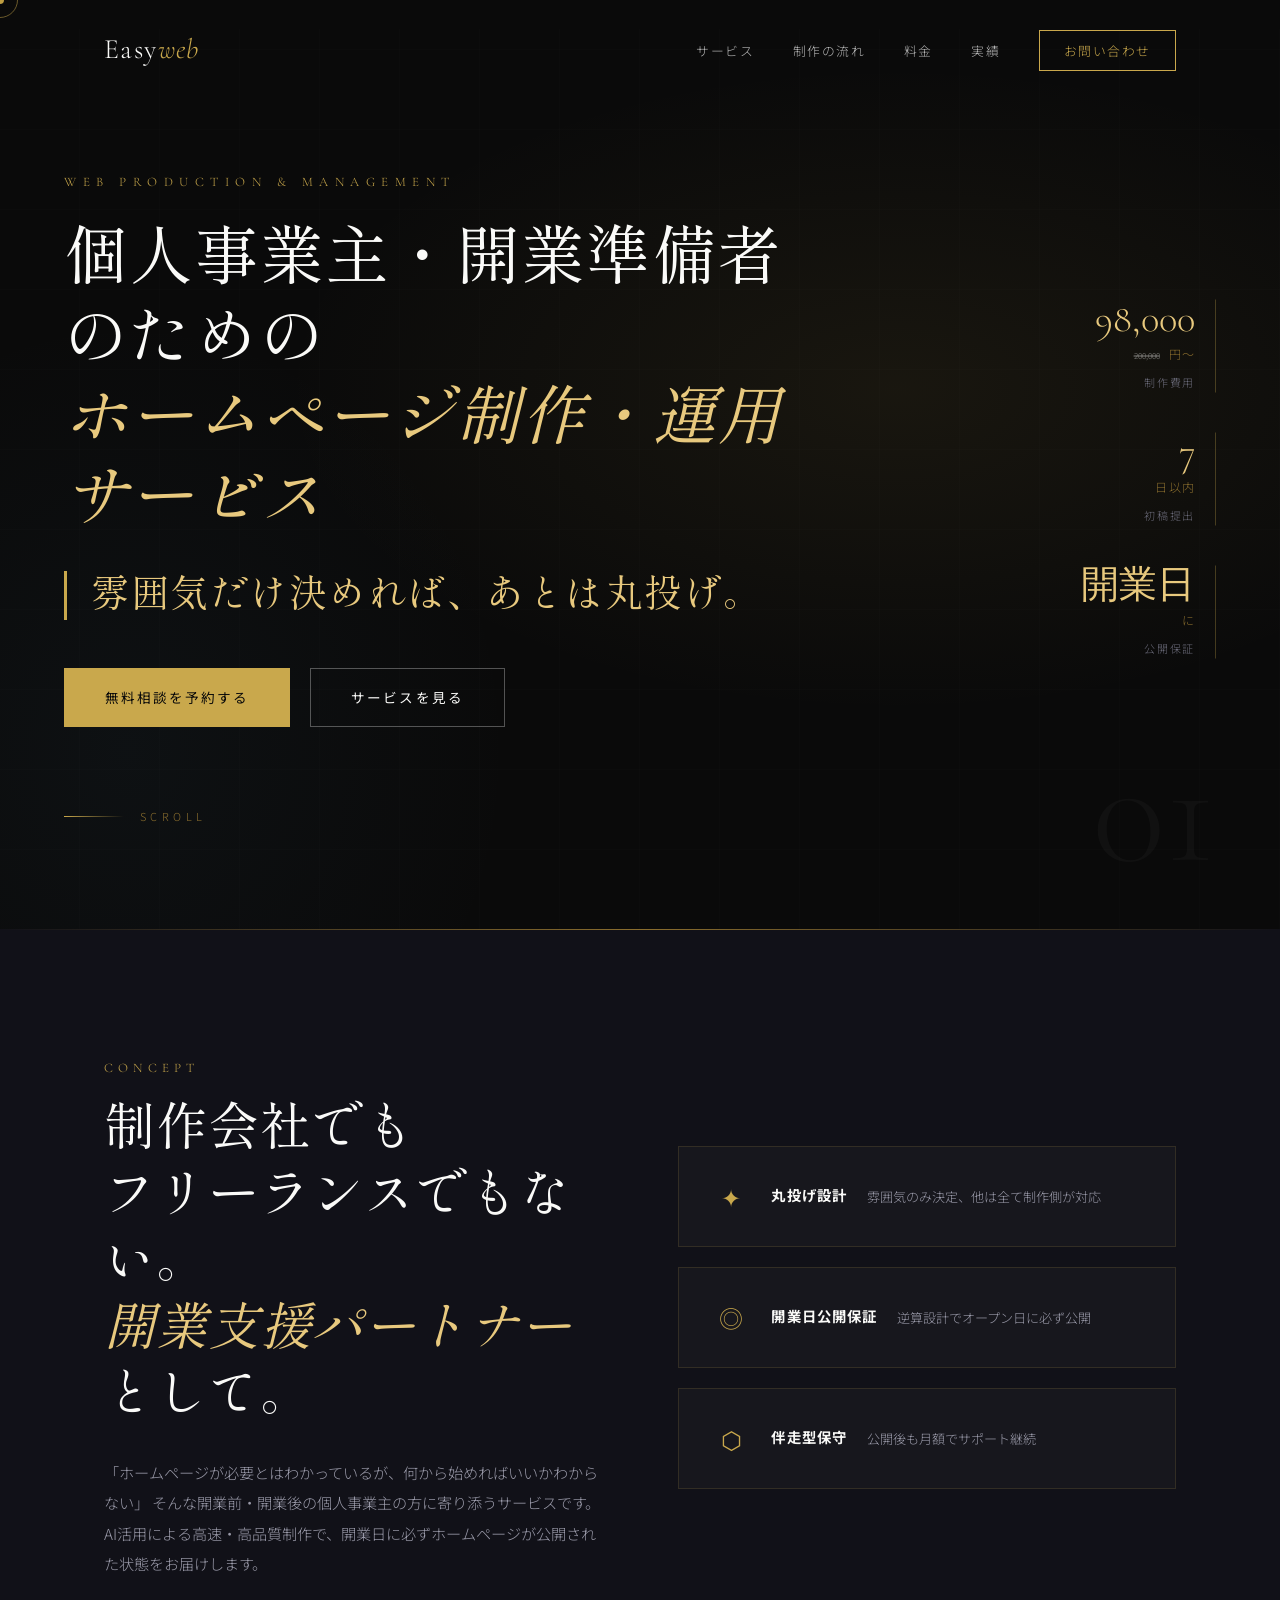
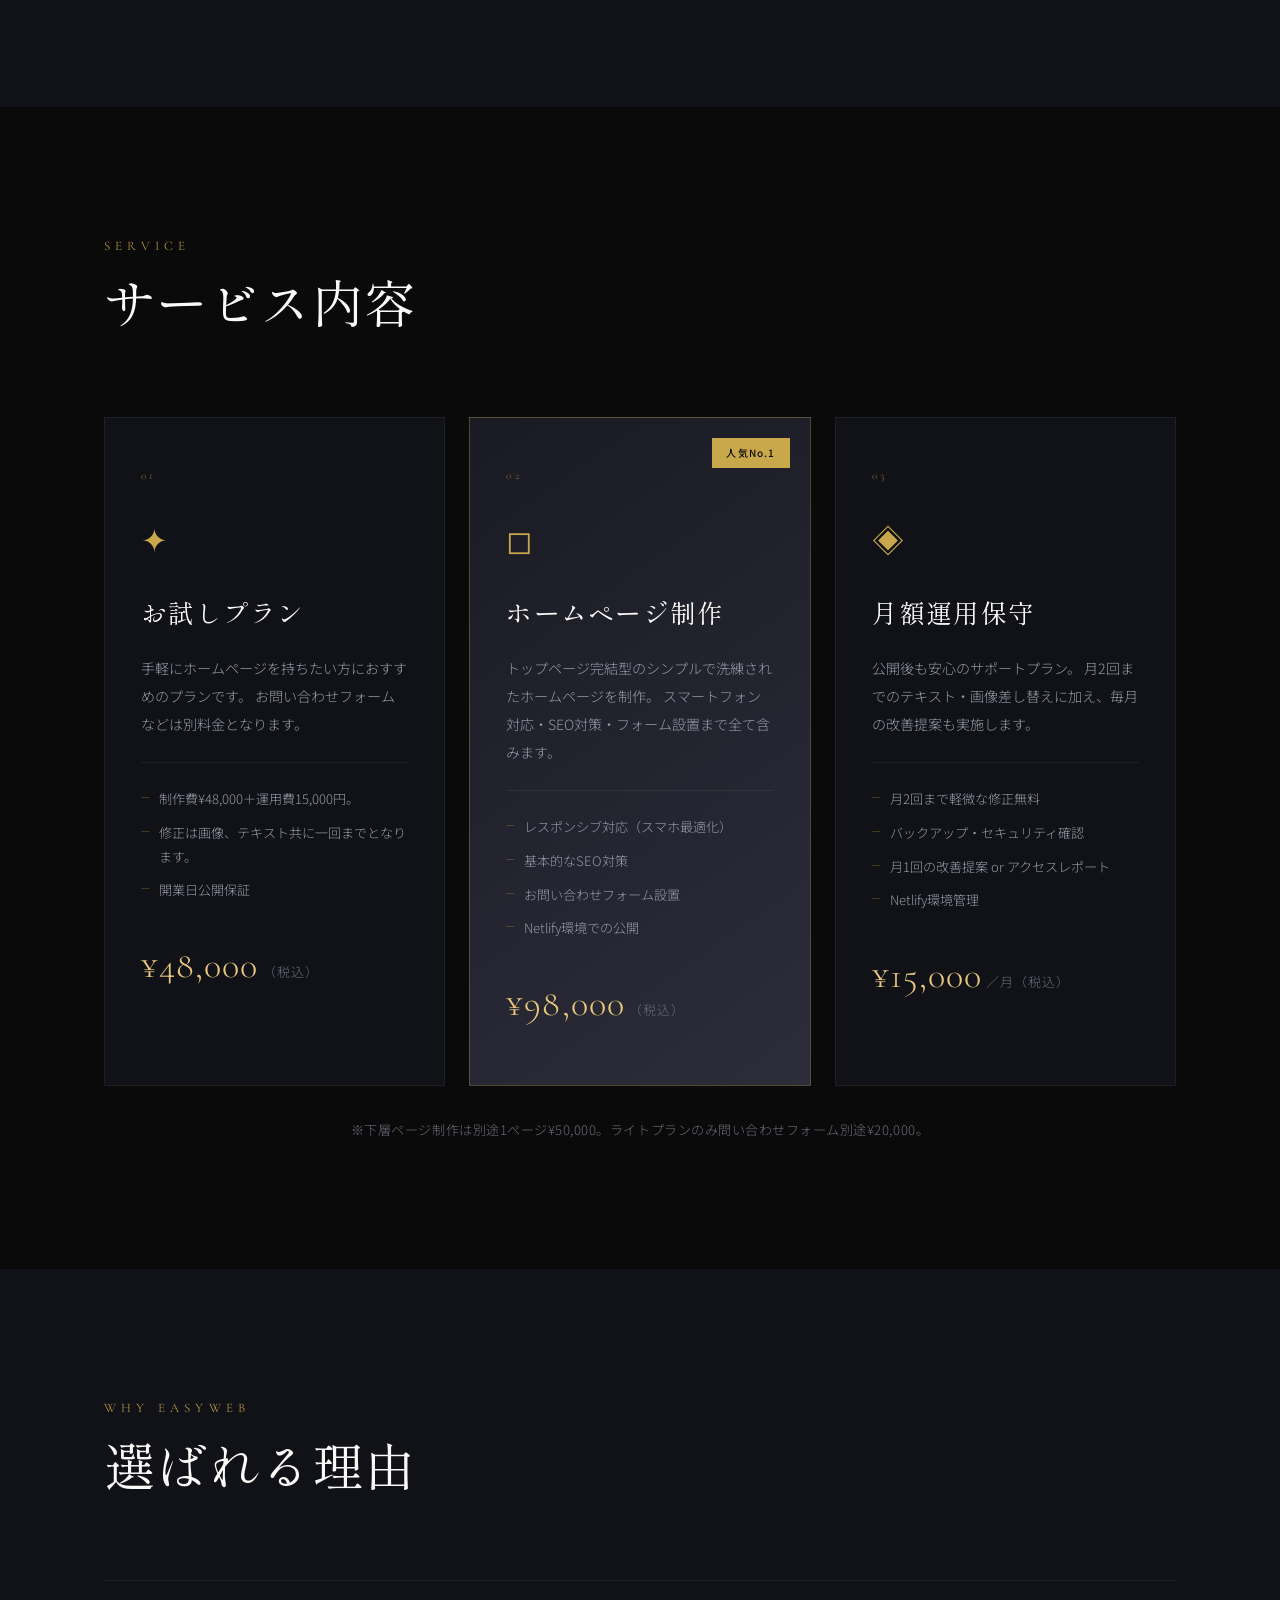
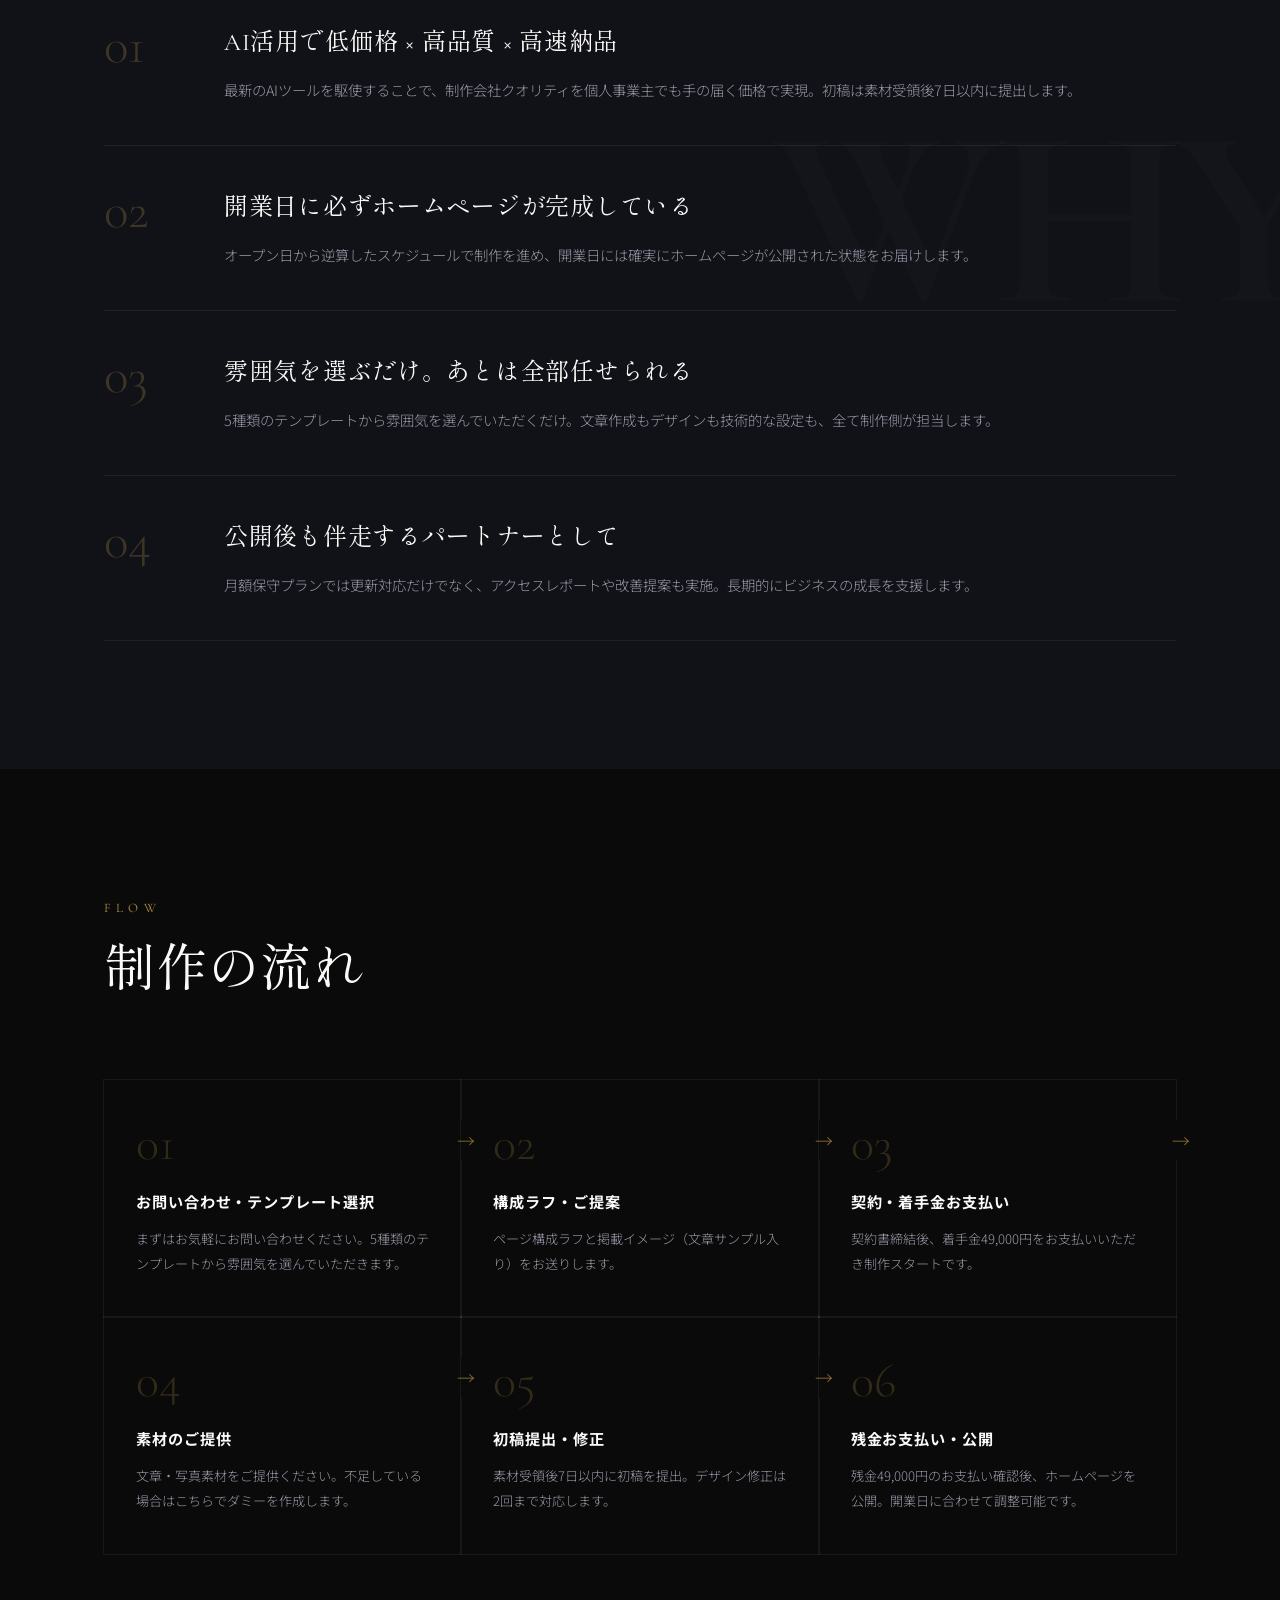
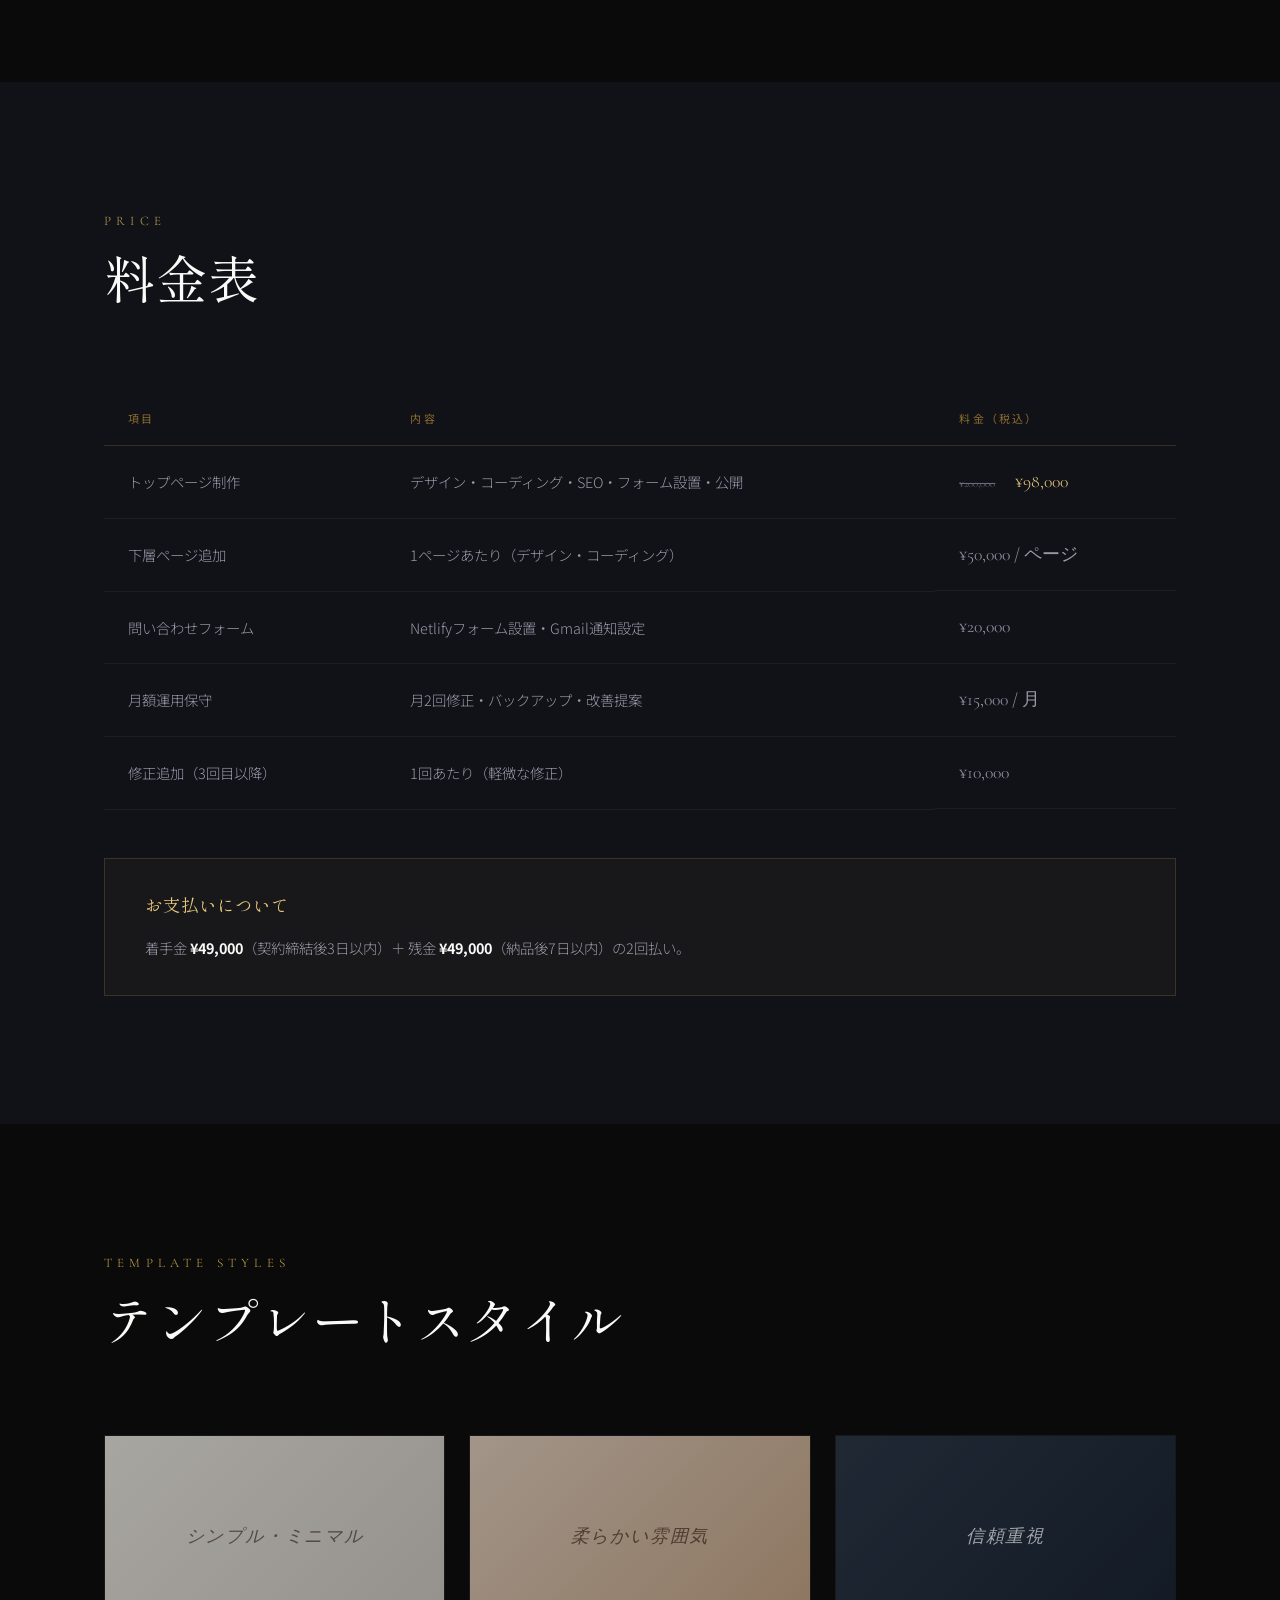
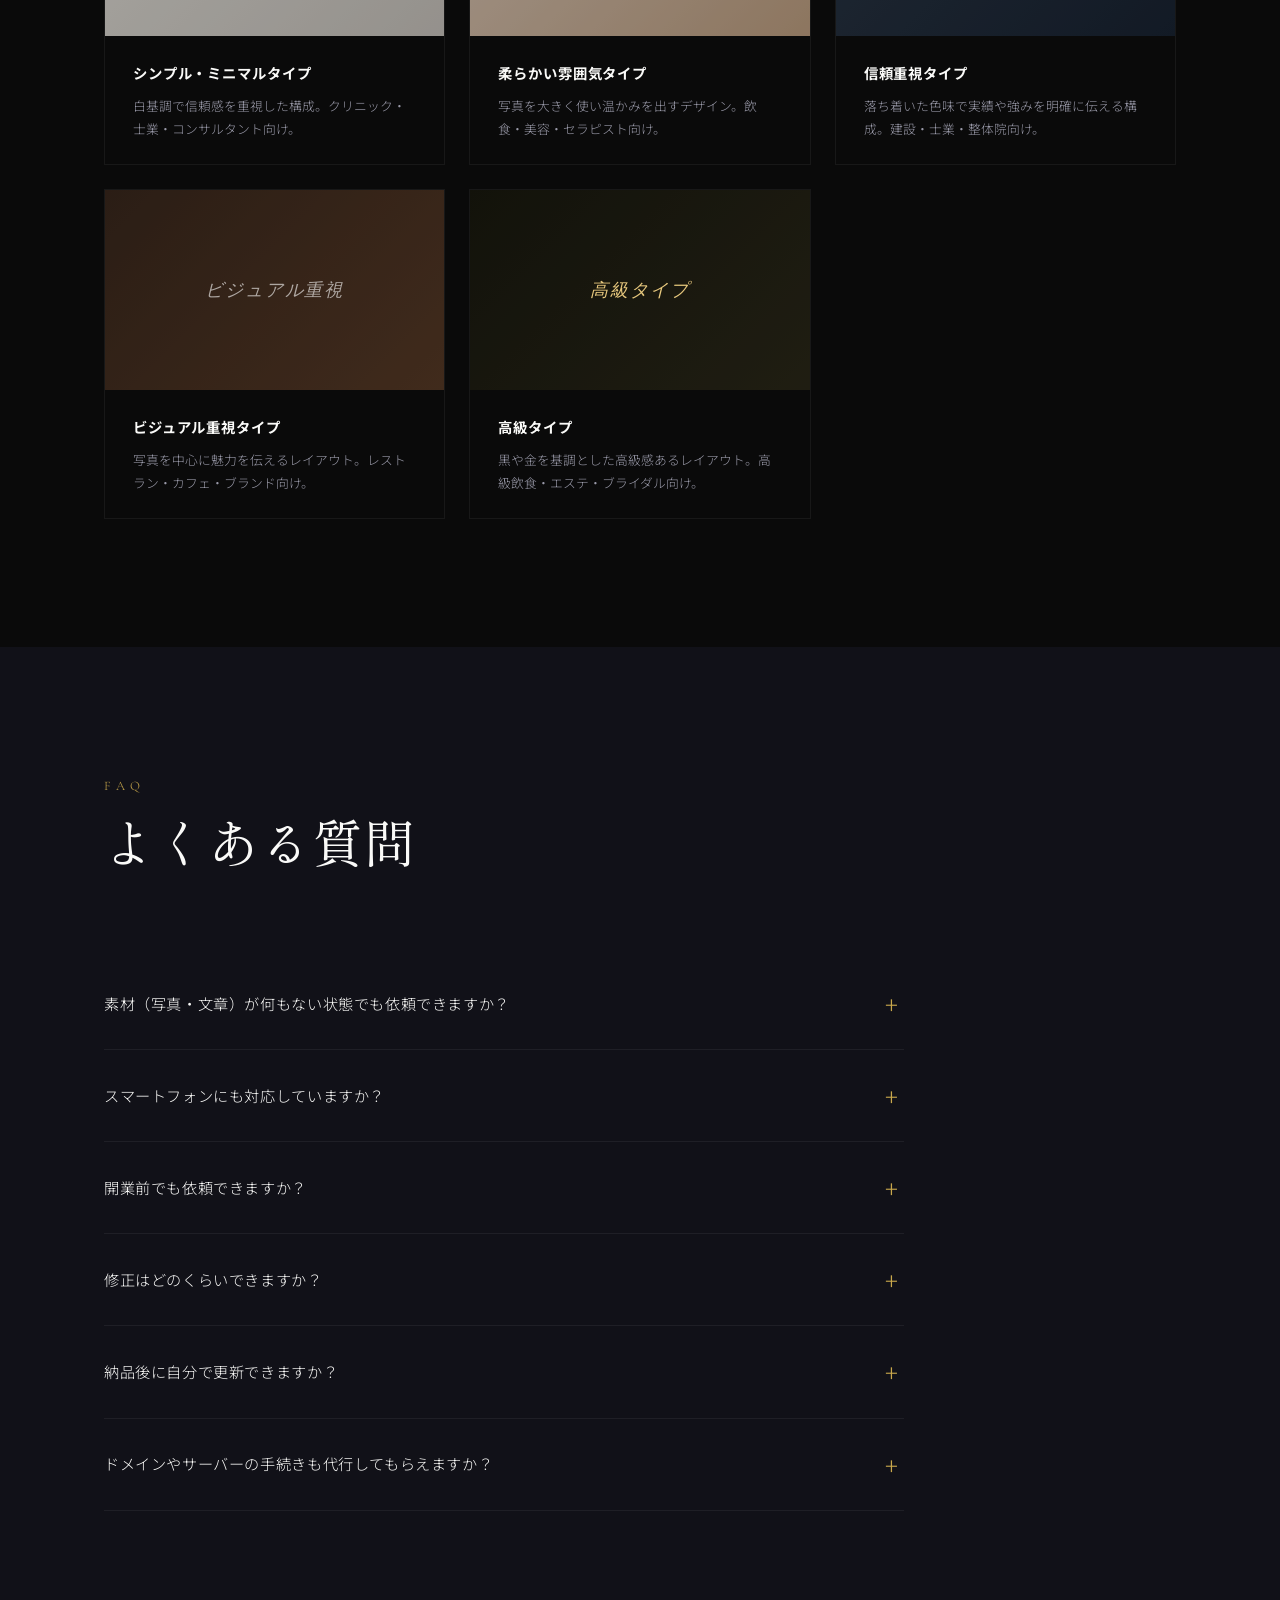
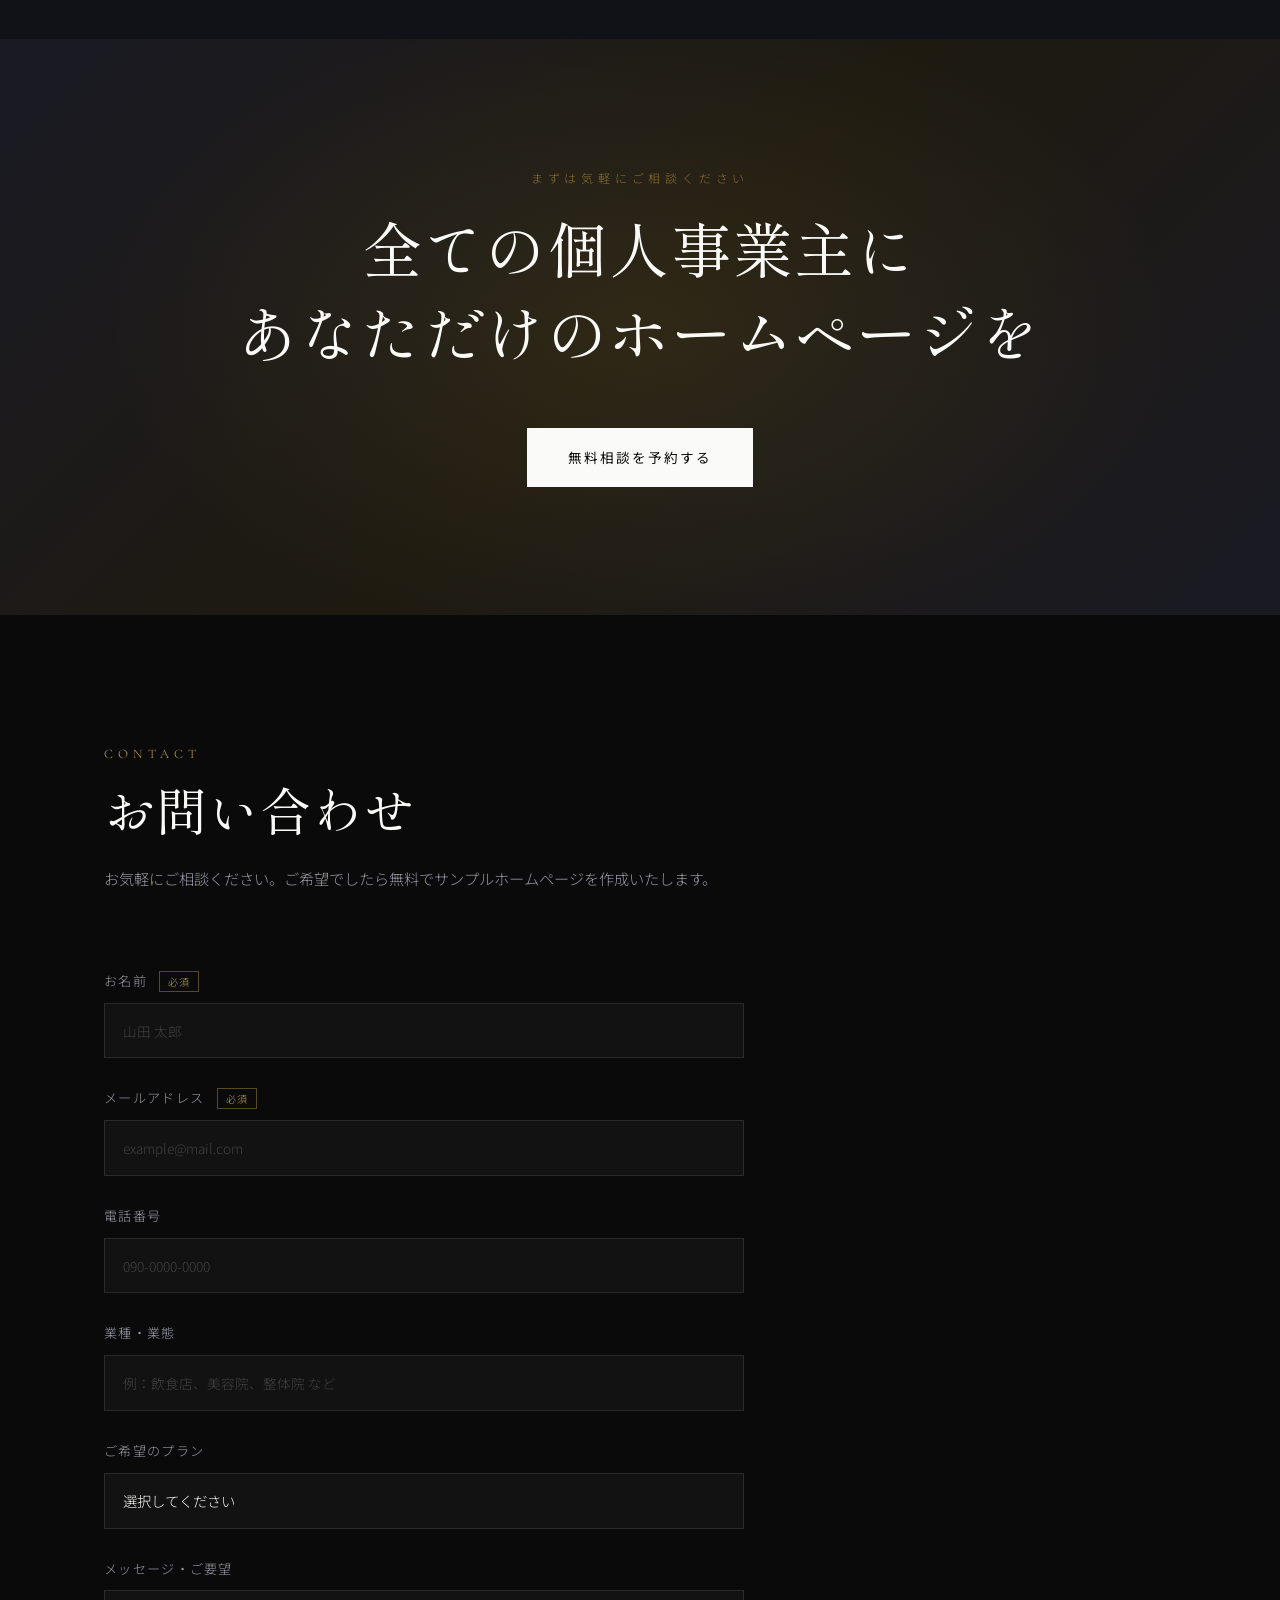
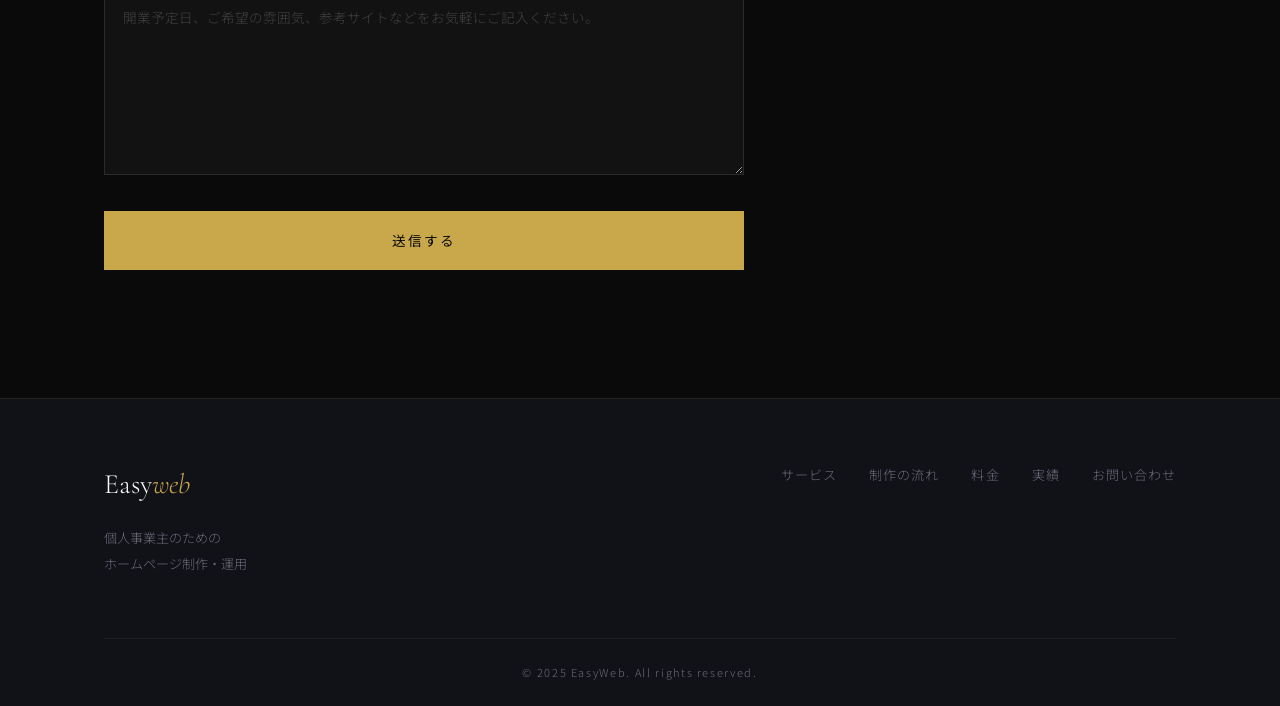
<file: index.html>
<!DOCTYPE html>
<html lang="ja">

<head>
  <meta property="og:title" content="EasyWeb | 個人事業主向けホームページ制作">
　<meta property="og:description" content="低価格・高品質で個人事業主のためのホームページを制作します。">
　<meta property="og:image" content="https://easyweb-site.netlify.app/ogp.jpg">
　<meta property="og:url" content="https://easyweb-site.netlify.app/">
　<meta property="og:type" content="website">
  <meta charset="UTF-8">
  <meta name="twitter:card" content="summary_large_image">
  <meta name="viewport" content="width=device-width, initial-scale=1.0">
  <meta name="description" content="イージーweb｜個人事業主向けホームページ制作・運用。雰囲気だけ決めればOK。制作〜公開〜運用まで丸投げ可能。開業日にHPが完成している状態を提供します。">
  <title>イージーweb｜個人事業主向けホームページ制作・運用</title>
  <link rel="preconnect" href="https://fonts.googleapis.com">
  <link rel="preconnect" href="https://fonts.gstatic.com" crossorigin>
  <link
    href="https://fonts.googleapis.com/css2?family=Shippori+Mincho:wght@400;500;600;700&family=Cormorant+Garamond:ital,wght@0,300;0,400;0,600;1,300;1,400&family=Noto+Sans+JP:wght@300;400;500&display=swap"
    rel="stylesheet">
  <link rel="stylesheet" href="style.css">
  <meta name="google-site-verification" content="vP-ukc-yAz_JztFsEugdjKFF9fx6t_OgaiMpifUlZWk" />
</head>

<body>

  <!-- CURSOR -->
  <div class="cursor" id="cursor"></div>
  <div class="cursor-follower" id="cursorFollower"></div>

  <!-- HEADER -->
  <header class="header" id="header">
    <div class="header__inner">
      <a href="#" class="header__logo">
        <span class="logo-en">Easy</span><span class="logo-jp">web</span>
      </a>
      <nav class="header__nav" id="nav">
        <ul class="nav__list">
          <li><a href="#service" class="nav__link">サービス</a></li>
          <li><a href="#flow" class="nav__link">制作の流れ</a></li>
          <li><a href="#price" class="nav__link">料金</a></li>
          <li><a href="#works" class="nav__link">実績</a></li>
          <li><a href="#contact" class="nav__link nav__link--cta">お問い合わせ</a></li>
        </ul>
      </nav>
      <button class="hamburger" id="hamburger" aria-label="メニュー">
        <span></span><span></span><span></span>
      </button>
    </div>
  </header>

  <!-- MOBILE NAV -->
  <div class="mobile-nav" id="mobileNav">
    <ul class="mobile-nav__list">
      <li><a href="#service" class="mobile-nav__link">サービス</a></li>
      <li><a href="#flow" class="mobile-nav__link">制作の流れ</a></li>
      <li><a href="#price" class="mobile-nav__link">料金</a></li>
      <li><a href="#works" class="mobile-nav__link">実績</a></li>
      <li><a href="#contact" class="mobile-nav__link">お問い合わせ</a></li>
    </ul>
  </div>

  <main>

    <!-- HERO -->
    <section class="hero" id="hero">
      <div class="hero__bg">
        <div class="hero__gradient"></div>
        <div class="hero__lines"></div>
      </div>
      <div class="hero__content">
        <p class="hero__eyebrow fade-in" data-delay="0">Web Production & Management</p>
        <h1 class="hero__title fade-in" data-delay="200">
          <span class="hero__title-line">個人事業主・開業準備者のための</span>
          <span class="hero__title-line hero__title-line--accent">ホームページ制作・運用サービス</span>
        </h1>
        <p class="hero__subtitle fade-in" data-delay="400">
          雰囲気だけ決めれば、あとは丸投げ。
        </p>
        <div class="hero__actions fade-in" data-delay="600">
          <a href="#contact" class="btn btn--primary">無料相談を予約する</a>
          <a href="#service" class="btn btn--ghost">サービスを見る</a>
        </div>
        <div class="hero__scroll fade-in" data-delay="800">
          <span class="scroll-line"></span>
          <span class="scroll-text">Scroll</span>
        </div>
      </div>
      <div class="hero__number">01</div>
      <div class="hero__stats">
        <div class="hero__stat">
          <span class="stat-num">98,000</span><span
            style="font-size:0.5em; text-decoration:line-through; opacity:0.5; margin-right:5px;">200,000</span>
          <span class="stat-unit">円〜</span>
          <span class="stat-label">制作費用</span>
        </div>
        <div class="hero__stat">
          <span class="stat-num">7</span>
          <span class="stat-unit">日以内</span>
          <span class="stat-label">初稿提出</span>
        </div>
        <div class="hero__stat">
          <span class="stat-num">開業日</span>
          <span class="stat-unit">に</span>
          <span class="stat-label">公開保証</span>
        </div>
      </div>
    </section>

    <!-- CONCEPT -->
    <section class="concept reveal">
      <div class="container">
        <div class="concept__inner">
          <div class="concept__text">
            <p class="section-label">Concept</p>
            <h2 class="section-title">
              制作会社でも<br>
              フリーランスでもない。<br>
              <em>開業支援パートナー</em>として。
            </h2>
            <p class="concept__body">
              「ホームページが必要とはわかっているが、何から始めればいいかわからない」
              そんな開業前・開業後の個人事業主の方に寄り添うサービスです。
              AI活用による高速・高品質制作で、開業日に必ずホームページが公開された状態をお届けします。
            </p>
          </div>
          <div class="concept__visual">
            <div class="concept__card">
              <div class="concept__icon">✦</div>
              <h3>丸投げ設計</h3>
              <p>雰囲気のみ決定、他は全て制作側が対応</p>
            </div>
            <div class="concept__card">
              <div class="concept__icon">◎</div>
              <h3>開業日公開保証</h3>
              <p>逆算設計でオープン日に必ず公開</p>
            </div>
            <div class="concept__card">
              <div class="concept__icon">⬡</div>
              <h3>伴走型保守</h3>
              <p>公開後も月額でサポート継続</p>
            </div>
          </div>
        </div>
      </div>
    </section>

    <!-- SERVICE -->
    <section class="service reveal" id="service">
      <div class="container">
        <div class="section-header">
          <p class="section-label">Service</p>
          <h2 class="section-title">サービス内容</h2>
        </div>
        <div class="service__grid">
          <div class="service__card reveal-child">
            <div class="service__number">01</div>
            <div class="service__icon-wrap">
              <div class="service__icon">✦</div>
            </div>
            <h3 class="service__name">お試しプラン</h3>
            <p class="service__desc">
              手軽にホームページを持ちたい方におすすめのプランです。
              お問い合わせフォームなどは別料金となります。
            </p>
            <ul class="service__features">
              <li>制作費¥48,000＋運用費15,000円。</li>
              <li>修正は画像、テキスト共に一回までとなります。</li>
              <li>開業日公開保証</li>
            </ul>
            <div class="service__price">¥48,000<span>（税込）</span></div>
          </div>
          <div class="service__card service__card--highlight reveal-child">
            <div class="service__number">02</div>
            <div class="service__icon-wrap">
              <div class="service__icon">◻</div>
            </div>
            <h3 class="service__name">ホームページ制作</h3>
            <p class="service__desc">
              トップページ完結型のシンプルで洗練されたホームページを制作。
              スマートフォン対応・SEO対策・フォーム設置まで全て含みます。
            </p>
            <ul class="service__features">
              <li>レスポンシブ対応（スマホ最適化）</li>
              <li>基本的なSEO対策</li>
              <li>お問い合わせフォーム設置</li>
              <li>Netlify環境での公開</li>
            </ul>
            <div class="service__price">¥98,000<span>（税込）</span></div>
            <div class="service__badge">人気No.1</div>
          </div>
          <div class="service__card reveal-child">
            <div class="service__number">03</div>
            <div class="service__icon-wrap">
              <div class="service__icon">◈</div>
            </div>
            <h3 class="service__name">月額運用保守</h3>
            <p class="service__desc">
              公開後も安心のサポートプラン。
              月2回までのテキスト・画像差し替えに加え、毎月の改善提案も実施します。
            </p>
            <ul class="service__features">
              <li>月2回まで軽微な修正無料</li>
              <li>バックアップ・セキュリティ確認</li>
              <li>月1回の改善提案 or アクセスレポート</li>
              <li>Netlify環境管理</li>
            </ul>
            <div class="service__price">¥15,000<span>／月（税込）</span></div>
          </div>
        </div>
        <p class="service__note">
          ※下層ページ制作は別途1ページ¥50,000。ライトプランのみ問い合わせフォーム別途¥20,000。
        </p>
      </div>
    </section>

    <!-- WHY -->
    <section class="why reveal">
      <div class="why__bg-text">WHY</div>
      <div class="container">
        <div class="section-header">
          <p class="section-label">Why EasyWeb</p>
          <h2 class="section-title">選ばれる理由</h2>
        </div>
        <div class="why__list">
          <div class="why__item reveal-child">
            <span class="why__num">01</span>
            <div class="why__content">
              <h3>AI活用で低価格 × 高品質 × 高速納品</h3>
              <p>最新のAIツールを駆使することで、制作会社クオリティを個人事業主でも手の届く価格で実現。初稿は素材受領後7日以内に提出します。</p>
            </div>
          </div>
          <div class="why__item reveal-child">
            <span class="why__num">02</span>
            <div class="why__content">
              <h3>開業日に必ずホームページが完成している</h3>
              <p>オープン日から逆算したスケジュールで制作を進め、開業日には確実にホームページが公開された状態をお届けします。</p>
            </div>
          </div>
          <div class="why__item reveal-child">
            <span class="why__num">03</span>
            <div class="why__content">
              <h3>雰囲気を選ぶだけ。あとは全部任せられる</h3>
              <p>5種類のテンプレートから雰囲気を選んでいただくだけ。文章作成もデザインも技術的な設定も、全て制作側が担当します。</p>
            </div>
          </div>
          <div class="why__item reveal-child">
            <span class="why__num">04</span>
            <div class="why__content">
              <h3>公開後も伴走するパートナーとして</h3>
              <p>月額保守プランでは更新対応だけでなく、アクセスレポートや改善提案も実施。長期的にビジネスの成長を支援します。</p>
            </div>
          </div>
        </div>
      </div>
    </section>

    <!-- FLOW -->
    <section class="flow reveal" id="flow">
      <div class="container">
        <div class="section-header">
          <p class="section-label">Flow</p>
          <h2 class="section-title">制作の流れ</h2>
        </div>
        <div class="flow__steps">
          <div class="flow__step reveal-child">
            <div class="flow__step-num">01</div>
            <div class="flow__step-content">
              <h3>お問い合わせ・テンプレート選択</h3>
              <p>まずはお気軽にお問い合わせください。5種類のテンプレートから雰囲気を選んでいただきます。</p>
            </div>
            <div class="flow__arrow">→</div>
          </div>
          <div class="flow__step reveal-child">
            <div class="flow__step-num">02</div>
            <div class="flow__step-content">
              <h3>構成ラフ・ご提案</h3>
              <p>ページ構成ラフと掲載イメージ（文章サンプル入り）をお送りします。</p>
            </div>
            <div class="flow__arrow">→</div>
          </div>
          <div class="flow__step reveal-child">
            <div class="flow__step-num">03</div>
            <div class="flow__step-content">
              <h3>契約・着手金お支払い</h3>
              <p>契約書締結後、着手金49,000円をお支払いいただき制作スタートです。</p>
            </div>
            <div class="flow__arrow">→</div>
          </div>
          <div class="flow__step reveal-child">
            <div class="flow__step-num">04</div>
            <div class="flow__step-content">
              <h3>素材のご提供</h3>
              <p>文章・写真素材をご提供ください。不足している場合はこちらでダミーを作成します。</p>
            </div>
            <div class="flow__arrow">→</div>
          </div>
          <div class="flow__step reveal-child">
            <div class="flow__step-num">05</div>
            <div class="flow__step-content">
              <h3>初稿提出・修正</h3>
              <p>素材受領後7日以内に初稿を提出。デザイン修正は2回まで対応します。</p>
            </div>
            <div class="flow__arrow">→</div>
          </div>
          <div class="flow__step reveal-child">
            <div class="flow__step-num">06</div>
            <div class="flow__step-content">
              <h3>残金お支払い・公開</h3>
              <p>残金49,000円のお支払い確認後、ホームページを公開。開業日に合わせて調整可能です。</p>
            </div>
            <div class="flow__arrow flow__arrow--hidden">→</div>
          </div>
        </div>
      </div>
    </section>

    <!-- PRICE -->
    <section class="price reveal" id="price">
      <div class="container">
        <div class="section-header">
          <p class="section-label">Price</p>
          <h2 class="section-title">料金表</h2>
        </div>
        <div class="price__table-wrap">
          <table class="price__table">
            <thead>
              <tr>
                <th>項目</th>
                <th>内容</th>
                <th>料金（税込）</th>
              </tr>
            </thead>
            <tbody>
              <tr>
                <td>トップページ制作</td>
                <td>デザイン・コーディング・SEO・フォーム設置・公開</td>
                <td class="price__amount"><span class="price-old">¥200,000</span><span
                    class="price-special">¥98,000</span></td>
              </tr>
              <tr>
                <td>下層ページ追加</td>
                <td>1ページあたり（デザイン・コーディング）</td>
                <td class="price__amount">¥50,000 / ページ</td>
              </tr>
              <tr>
                <td>問い合わせフォーム</td>
                <td>Netlifyフォーム設置・Gmail通知設定</td>
                <td class="price__amount">¥20,000</td>
              </tr>
              <tr>
                <td>月額運用保守</td>
                <td>月2回修正・バックアップ・改善提案</td>
                <td class="price__amount">¥15,000 / 月</td>
              </tr>
              <tr>
                <td>修正追加（3回目以降）</td>
                <td>1回あたり（軽微な修正）</td>
                <td class="price__amount">¥10,000</td>
              </tr>
            </tbody>
          </table>
        </div>
        <div class="price__payment">
          <h3>お支払いについて</h3>
          <p>着手金 <strong>¥49,000</strong>（契約締結後3日以内）＋ 残金 <strong>¥49,000</strong>（納品後7日以内）の2回払い。</p>
        </div>
      </div>
    </section>

    <!-- WORKS/TEMPLATES -->
    <section class="works reveal" id="works">
      <div class="container">
        <div class="section-header">
          <p class="section-label">Template Styles</p>
          <h2 class="section-title">テンプレートスタイル</h2>
        </div>
        <div class="works__grid">
          <div class="works__card reveal-child">
            <div class="works__thumb works__thumb--01">
              <div class="works__thumb-inner">シンプル・ミニマル</div>
            </div>
            <div class="works__info">
              <h3>シンプル・ミニマルタイプ</h3>
              <p>白基調で信頼感を重視した構成。クリニック・士業・コンサルタント向け。</p>
            </div>
          </div>
          <div class="works__card reveal-child">
            <div class="works__thumb works__thumb--02">
              <div class="works__thumb-inner">柔らかい雰囲気</div>
            </div>
            <div class="works__info">
              <h3>柔らかい雰囲気タイプ</h3>
              <p>写真を大きく使い温かみを出すデザイン。飲食・美容・セラピスト向け。</p>
            </div>
          </div>
          <div class="works__card reveal-child">
            <div class="works__thumb works__thumb--03">
              <div class="works__thumb-inner">信頼重視</div>
            </div>
            <div class="works__info">
              <h3>信頼重視タイプ</h3>
              <p>落ち着いた色味で実績や強みを明確に伝える構成。建設・士業・整体院向け。</p>
            </div>
          </div>
          <div class="works__card reveal-child">
            <div class="works__thumb works__thumb--04">
              <div class="works__thumb-inner">ビジュアル重視</div>
            </div>
            <div class="works__info">
              <h3>ビジュアル重視タイプ</h3>
              <p>写真を中心に魅力を伝えるレイアウト。レストラン・カフェ・ブランド向け。</p>
            </div>
          </div>
          <div class="works__card reveal-child">
            <div class="works__thumb works__thumb--05">
              <div class="works__thumb-inner">高級タイプ</div>
            </div>
            <div class="works__info">
              <h3>高級タイプ</h3>
              <p>黒や金を基調とした高級感あるレイアウト。高級飲食・エステ・ブライダル向け。</p>
            </div>
          </div>
        </div>
      </div>
    </section>

    <!-- FAQ -->
    <section class="faq reveal">
      <div class="container">
        <div class="section-header">
          <p class="section-label">FAQ</p>
          <h2 class="section-title">よくある質問</h2>
        </div>
        <div class="faq__list">
          <div class="faq__item reveal-child">
            <button class="faq__question" aria-expanded="false">
              <span>素材（写真・文章）が何もない状態でも依頼できますか？</span>
              <span class="faq__icon">+</span>
            </button>
            <div class="faq__answer">
              <p>はい、問題ございません。ヒアリングを通じてコンセプトや強みを言語化し、文章はこちらで作成します。写真はダミー画像を使用し、後から差し替えることも可能です。</p>
            </div>
          </div>
          <div class="faq__item reveal-child">
            <button class="faq__question" aria-expanded="false">
              <span>スマートフォンにも対応していますか？</span>
              <span class="faq__icon">+</span>
            </button>
            <div class="faq__answer">
              <p>全プランでレスポンシブ対応（スマートフォン最適化）が含まれています。768px以下でのスマホ最適化を標準で実装します。</p>
            </div>
          </div>
          <div class="faq__item reveal-child">
            <button class="faq__question" aria-expanded="false">
              <span>開業前でも依頼できますか？</span>
              <span class="faq__icon">+</span>
            </button>
            <div class="faq__answer">
              <p>はい、むしろ開業前のご依頼を推奨しています。オープン日から逆算したスケジュールで制作を進め、開業日に必ずホームページが公開されている状態を保証します。</p>
            </div>
          </div>
          <div class="faq__item reveal-child">
            <button class="faq__question" aria-expanded="false">
              <span>修正はどのくらいできますか？</span>
              <span class="faq__icon">+</span>
            </button>
            <div class="faq__answer">
              <p>初稿提出後、デザイン修正は2回まで無料で対応します。テキスト修正は納品前まで対応可能。大幅なレイアウト変更・構成変更は別途お見積りとなります。</p>
            </div>
          </div>
          <div class="faq__item reveal-child">
            <button class="faq__question" aria-expanded="false">
              <span>納品後に自分で更新できますか？</span>
              <span class="faq__icon">+</span>
            </button>
            <div class="faq__answer">
              <p>基本的にはHTMLファイルの編集が必要なため、非エンジニアの方には月額保守プランでの対応をお勧めしています。月2回まで軽微な修正（テキスト・画像差し替え）に無料で対応します。</p>
            </div>
          </div>
          <div class="faq__item reveal-child">
            <button class="faq__question" aria-expanded="false">
              <span>ドメインやサーバーの手続きも代行してもらえますか？</span>
              <span class="faq__icon">+</span>
            </button>
            <div class="faq__answer">
              <p>Netlifyでの公開・管理は制作費に含まれています。ただし独自ドメイン取得の代行は含まれていません。ドメイン取得のご案内は行いますので、お気軽にご相談ください。</p>
            </div>
          </div>
        </div>
      </div>
    </section>

    <!-- CTA BAND -->
    <section class="cta-band reveal">
      <div class="cta-band__inner">
        <p class="cta-band__sub">まずは気軽にご相談ください</p>
        <h2 class="cta-band__title">全ての個人事業主に<br>あなただけのホームページを</h2>
        <a href="#contact" class="btn btn--white">無料相談を予約する</a>
      </div>
    </section>

    <!-- CONTACT -->
    <section class="contact reveal" id="contact">
      <div class="container">
        <div class="section-header">
          <p class="section-label">Contact</p>
          <h2 class="section-title">お問い合わせ</h2>
          <p class="section-desc">お気軽にご相談ください。ご希望でしたら無料でサンプルホームページを作成いたします。</p>
        </div>
        <div class="contact__inner">
          <form class="contact__form" name="contact" method="POST" data-netlify="true" action="/thanks.html">
            <input type="hidden" name="form-name" value="contact">
            <p hidden>
              <label>Don’t fill this out:
                <input name="bot-field" />
              </label>
            </p>
            <div class="form__group">
              <label for="name" class="form__label">お名前 <span class="form__required">必須</span></label>
              <input type="text" id="name" name="name" class="form__input" placeholder="山田 太郎" required>
            </div>
            <div class="form__group">
              <label for="email" class="form__label">メールアドレス <span class="form__required">必須</span></label>
              <input type="email" id="email" name="email" class="form__input" placeholder="example@mail.com" required>
            </div>
            <div class="form__group">
              <label for="phone" class="form__label">電話番号</label>
              <input type="tel" id="phone" name="phone" class="form__input" placeholder="090-0000-0000">
            </div>
            <div class="form__group">
              <label for="business" class="form__label">業種・業態</label>
              <input type="text" id="business" name="business" class="form__input" placeholder="例：飲食店、美容院、整体院 など">
            </div>
            <div class="form__group">
              <label for="plan" class="form__label">ご希望のプラン</label>
              <select id="plan" name="plan" class="form__select">
                <option value="">選択してください</option>
                <option value="basic">ホームページ制作（特別価格 ¥98,000）</option>
                <option value="opening">ライトプラン（¥48,000）</option>
                <option value="maintenance">月額運用保守（¥15,000/月）</option>
                <option value="other">その他・相談したい</option>
              </select>
            </div>
            <div class="form__group">
              <label for="message" class="form__label">メッセージ・ご要望</label>
              <textarea id="message" name="message" class="form__textarea" rows="6"
                placeholder="開業予定日、ご希望の雰囲気、参考サイトなどをお気軽にご記入ください。"></textarea>
            </div>
            <button type="submit" class="btn btn--primary btn--full">送信する</button>
          </form>
        </div>
      </div>
    </section>

  </main>

  <!-- FOOTER -->
  <footer class="footer">
    <div class="footer__inner">
      <div class="footer__top">
        <div class="footer__brand">
          <a href="#" class="footer__logo">
            <span class="logo-en">Easy</span><span class="logo-jp">web</span>
          </a>
          <p class="footer__tagline">個人事業主のための<br>ホームページ制作・運用</p>
        </div>
        <nav class="footer__nav">
          <ul>
            <li><a href="#service">サービス</a></li>
            <li><a href="#flow">制作の流れ</a></li>
            <li><a href="#price">料金</a></li>
            <li><a href="#works">実績</a></li>
            <li><a href="#contact">お問い合わせ</a></li>
          </ul>
        </nav>
      </div>
      <div class="footer__bottom">
        <p class="footer__copy">&copy; 2025 EasyWeb. All rights reserved.</p>
      </div>
    </div>
  </footer>

  <script src="script.js"></script>
</body>

</html>
</file>
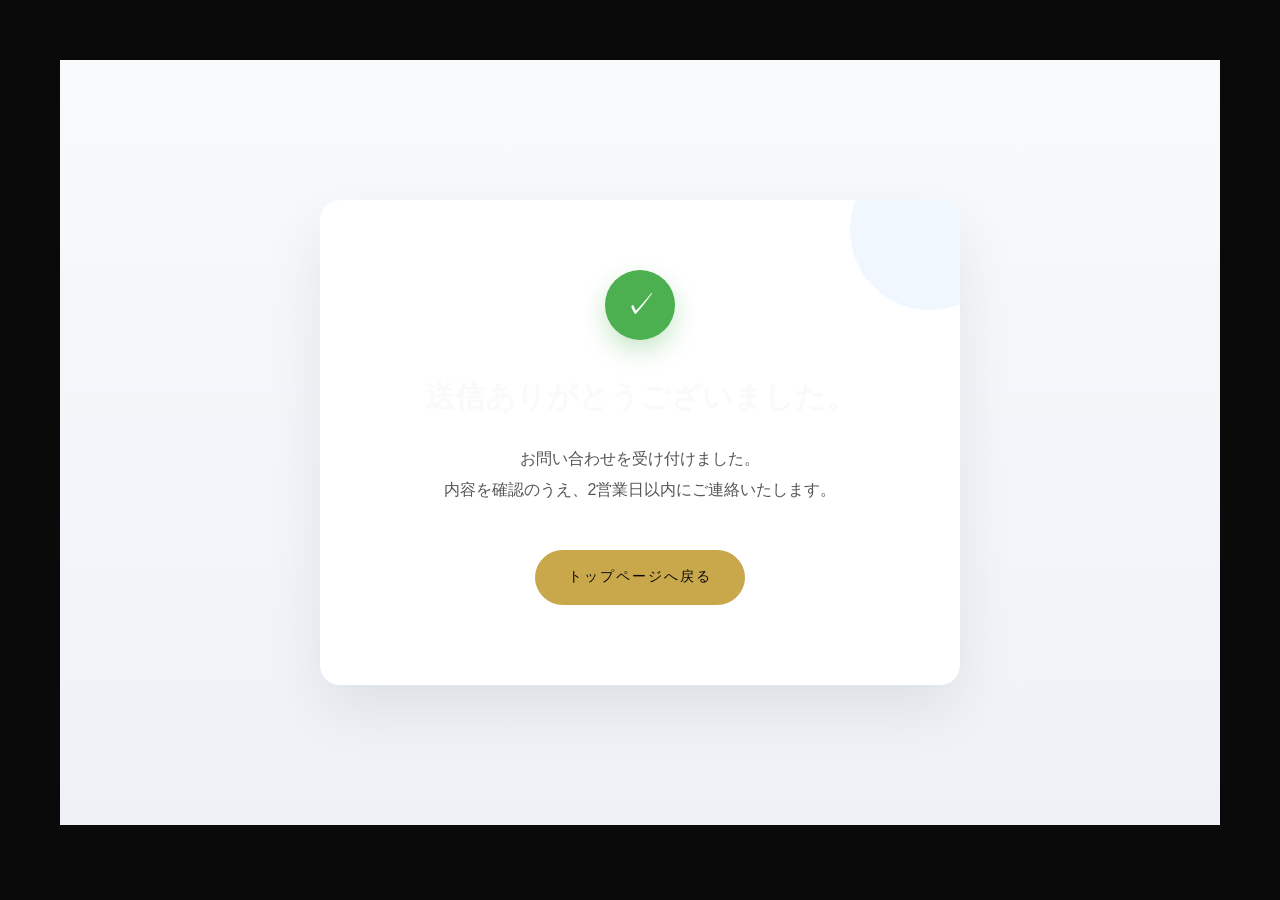
<file: thanks.html>
<!DOCTYPE html>
<html lang="ja">

<head>
    <meta charset="UTF-8">
    <title>送信完了</title>
    <meta name="viewport" content="width=device-width, initial-scale=1.0">
    <link rel="stylesheet" href="style.css">
</head>

<body style="font-family:sans-serif; text-align:center; padding:60px;">

    <main class="thanks">
        <div class="thanks__inner">
            <div class="thanks__card">

                <div class="thanks__icon">✓</div>

                <h1 class="thanks__title">送信ありがとうございました。</h1>

                <p class="thanks__text">
                    お問い合わせを受け付けました。<br>
                    内容を確認のうえ、2営業日以内にご連絡いたします。
                </p>

                <a href="/" class="btn btn--primary thanks__btn">
                    トップページへ戻る
                </a>

            </div>
        </div>
    </main>

</body>

</html>
</file>
<file: style.css>
/* ===========================
   EASYWEB — Premium Stylesheet
   =========================== */

/* --- RESET & BASE --- */
*,
*::before,
*::after {
  box-sizing: border-box;
  margin: 0;
  padding: 0;
}

:root {
  --black: #0a0a0a;
  --dark: #111118;
  --dark-2: #1a1a24;
  --mid: #2d2d3a;
  --gold: #c9a84c;
  --gold-light: #e8c97e;
  --gold-dim: #8b6e2e;
  --white: #fafaf8;
  --off-white: #f0ede6;
  --gray: #6b6b7a;
  --gray-light: #9999a8;
  --accent: #4a7fa5;

  --font-display: 'Cormorant Garamond', 'Shippori Mincho', serif;
  --font-body: 'Noto Sans JP', sans-serif;

  --ease-smooth: cubic-bezier(0.25, 0.46, 0.45, 0.94);
  --ease-out: cubic-bezier(0.16, 1, 0.3, 1);
  --ease-bounce: cubic-bezier(0.34, 1.56, 0.64, 1);

  --max-w: 1200px;
  --pad: clamp(24px, 5vw, 80px);
}

html {
  scroll-behavior: smooth;
  font-size: 16px;
}

body {
  background: var(--black);
  color: var(--white);
  font-family: var(--font-body);
  font-weight: 300;
  line-height: 1.8;
  overflow-x: hidden;
  cursor: none;
}

a {
  text-decoration: none;
  color: inherit;
}

img {
  max-width: 100%;
  display: block;
}

ul {
  list-style: none;
}

button {
  cursor: none;
  border: none;
  background: none;
  font: inherit;
}

select,
input,
textarea {
  font: inherit;
}

/* --- SCROLLBAR --- */
::-webkit-scrollbar {
  width: 4px;
}

::-webkit-scrollbar-track {
  background: var(--dark);
}

::-webkit-scrollbar-thumb {
  background: var(--gold-dim);
  border-radius: 2px;
}

/* --- CUSTOM CURSOR --- */
.cursor {
  width: 8px;
  height: 8px;
  background: var(--gold);
  border-radius: 50%;
  position: fixed;
  top: 0;
  left: 0;
  pointer-events: none;
  z-index: 9999;
  transform: translate(-50%, -50%);
  transition: transform 0.1s, width 0.3s var(--ease-smooth), height 0.3s var(--ease-smooth);
  mix-blend-mode: difference;
}

.cursor-follower {
  width: 36px;
  height: 36px;
  border: 1px solid rgba(201, 168, 76, 0.5);
  border-radius: 50%;
  position: fixed;
  top: 0;
  left: 0;
  pointer-events: none;
  z-index: 9998;
  transform: translate(-50%, -50%);
  transition: transform 0.35s var(--ease-smooth), width 0.4s, height 0.4s, border-color 0.3s;
}

.cursor.hovering {
  width: 0;
  height: 0;
}

.cursor-follower.hovering {
  width: 60px;
  height: 60px;
  border-color: var(--gold);
  background: rgba(201, 168, 76, 0.06);
}

/* --- UTILITY --- */
.container {
  max-width: var(--max-w);
  margin: 0 auto;
  padding: 0 var(--pad);
}

.section-label {
  font-family: 'Cormorant Garamond', serif;
  font-size: clamp(11px, 1.2vw, 13px);
  letter-spacing: 0.4em;
  text-transform: uppercase;
  color: var(--gold);
  margin-bottom: 16px;
}

.section-title {
  font-family: var(--font-display);
  font-size: clamp(28px, 4vw, 52px);
  font-weight: 400;
  line-height: 1.3;
  letter-spacing: 0.02em;
  color: var(--white);
}

.section-title em {
  font-style: italic;
  color: var(--gold-light);
}

.section-header {
  margin-bottom: clamp(48px, 6vw, 80px);
}

.section-desc {
  margin-top: 16px;
  color: var(--gray-light);
  font-size: 0.95rem;
}

/* --- BUTTONS --- */
.btn {
  display: inline-flex;
  align-items: center;
  gap: 10px;
  padding: 16px 40px;
  font-size: 0.85rem;
  font-family: var(--font-body);
  font-weight: 400;
  letter-spacing: 0.15em;
  border-radius: 0;
  transition: all 0.4s var(--ease-smooth);
  position: relative;
  overflow: hidden;
  cursor: none;
}

.btn::after {
  content: '';
  position: absolute;
  inset: 0;
  background: rgba(255, 255, 255, 0.06);
  transform: translateX(-101%);
  transition: transform 0.4s var(--ease-smooth);
}

.btn:hover::after {
  transform: translateX(0);
}

.btn--primary {
  background: var(--gold);
  color: var(--black);
  border: 1px solid var(--gold);
}

.btn--primary:hover {
  background: var(--gold-light);
  border-color: var(--gold-light);
  transform: translateY(-2px);
  box-shadow: 0 12px 40px rgba(201, 168, 76, 0.3);
}

.btn--ghost {
  background: transparent;
  color: var(--white);
  border: 1px solid rgba(255, 255, 255, 0.3);
}

.btn--ghost:hover {
  border-color: var(--gold);
  color: var(--gold);
  transform: translateY(-2px);
}

.btn--white {
  background: var(--white);
  color: var(--black);
  border: 1px solid var(--white);
}

.btn--white:hover {
  background: transparent;
  color: var(--white);
  transform: translateY(-2px);
}

.btn--full {
  width: 100%;
  justify-content: center;
}

/* --- HEADER --- */
.header {
  position: fixed;
  top: 0;
  left: 0;
  right: 0;
  z-index: 100;
  padding: 24px 0;
  transition: all 0.5s var(--ease-smooth);
}

.header.scrolled {
  background: rgba(10, 10, 10, 0.92);
  backdrop-filter: blur(20px);
  padding: 16px 0;
  border-bottom: 1px solid rgba(201, 168, 76, 0.12);
}

.header__inner {
  max-width: var(--max-w);
  margin: 0 auto;
  padding: 0 var(--pad);
  display: flex;
  align-items: center;
  justify-content: space-between;
}

.header__logo {
  font-family: 'Cormorant Garamond', serif;
  font-size: clamp(22px, 2.5vw, 28px);
  font-weight: 300;
  letter-spacing: 0.05em;
}

.logo-en {
  color: var(--white);
}

.logo-jp {
  color: var(--gold);
  font-style: italic;
}

.nav__list {
  display: flex;
  align-items: center;
  gap: clamp(24px, 3vw, 40px);
}

.nav__link {
  font-size: 0.8rem;
  letter-spacing: 0.12em;
  color: rgba(255, 255, 255, 0.7);
  transition: color 0.3s;
  position: relative;
}

.nav__link::after {
  content: '';
  position: absolute;
  bottom: -4px;
  left: 0;
  width: 0;
  height: 1px;
  background: var(--gold);
  transition: width 0.3s var(--ease-smooth);
}

.nav__link:hover,
.nav__link:hover::after {
  color: var(--gold);
  width: 100%;
}

.nav__link--cta {
  padding: 10px 24px;
  border: 1px solid var(--gold);
  color: var(--gold);
  border-radius: 0;
  transition: all 0.3s;
}

.nav__link--cta::after {
  display: none;
}

.nav__link--cta:hover {
  background: var(--gold);
  color: var(--black);
}

/* HAMBURGER */
.hamburger {
  display: none;
  flex-direction: column;
  gap: 6px;
  padding: 4px;
  cursor: none;
}

.hamburger span {
  display: block;
  width: 28px;
  height: 1px;
  background: var(--white);
  transition: all 0.4s var(--ease-smooth);
  transform-origin: center;
}

.hamburger.active span:nth-child(1) {
  transform: translateY(7px) rotate(45deg);
}

.hamburger.active span:nth-child(2) {
  opacity: 0;
  transform: scaleX(0);
}

.hamburger.active span:nth-child(3) {
  transform: translateY(-7px) rotate(-45deg);
}

/* MOBILE NAV */
.mobile-nav {
  position: fixed;
  inset: 0;
  background: var(--dark);
  z-index: 99;
  display: flex;
  align-items: center;
  justify-content: center;
  opacity: 0;
  pointer-events: none;
  transition: opacity 0.5s var(--ease-smooth);
}

.mobile-nav.active {
  opacity: 1;
  pointer-events: all;
}

.mobile-nav__list {
  display: flex;
  flex-direction: column;
  align-items: center;
  gap: 32px;
}

.mobile-nav__link {
  font-family: var(--font-display);
  font-size: clamp(28px, 6vw, 40px);
  font-weight: 300;
  letter-spacing: 0.1em;
  color: rgba(255, 255, 255, 0.7);
  transition: color 0.3s;
}

.mobile-nav__link:hover {
  color: var(--gold);
}

/* --- HERO --- */
.hero {
  min-height: 100svh;
  display: flex;
  align-items: center;
  position: relative;
  overflow: hidden;
  padding: 120px var(--pad) 80px;
}

.hero__bg {
  position: absolute;
  inset: 0;
  z-index: 0;
}

.hero__gradient {
  position: absolute;
  inset: 0;
  background:
    radial-gradient(ellipse 80% 60% at 70% 40%, rgba(201, 168, 76, 0.08) 0%, transparent 60%),
    radial-gradient(ellipse 50% 80% at 10% 80%, rgba(74, 127, 165, 0.06) 0%, transparent 60%),
    linear-gradient(180deg, rgba(10, 10, 10, 0) 0%, rgba(10, 10, 10, 0.6) 100%);
}

.hero__lines {
  position: absolute;
  inset: 0;
  background-image:
    repeating-linear-gradient(0deg,
      transparent,
      transparent 79px,
      rgba(255, 255, 255, 0.015) 80px),
    repeating-linear-gradient(90deg,
      transparent,
      transparent 79px,
      rgba(255, 255, 255, 0.015) 80px);
}

.hero__content {
  position: relative;
  z-index: 2;
  max-width: 760px;
}

.hero__eyebrow {
  font-family: 'Cormorant Garamond', serif;
  font-size: clamp(11px, 1.2vw, 13px);
  letter-spacing: 0.5em;
  text-transform: uppercase;
  color: var(--gold);
  margin-bottom: 24px;
}

.hero__title {
  font-family: var(--font-display);
  font-size: clamp(32px, 5vw, 64px);
  font-weight: 300;
  line-height: 1.25;
  letter-spacing: 0.02em;
  margin-bottom: 32px;
  color: var(--white);
}

.hero__title-line {
  display: block;
}

.hero__title-line--accent {
  color: var(--gold-light);
  font-style: italic;
}

.hero__subtitle {
  font-family: var(--font-display);
  font-size: clamp(20px, 3vw, 38px);
  font-weight: 400;
  line-height: 1.3;
  letter-spacing: 0.04em;
  color: var(--gold-light);
  margin-bottom: 48px;
  position: relative;
  padding-left: 24px;
  border-left: 3px solid var(--gold);
  white-space: nowrap;
}

.hero__actions {
  display: flex;
  gap: 20px;
  flex-wrap: wrap;
  margin-bottom: 80px;
}

.hero__scroll {
  display: flex;
  align-items: center;
  gap: 16px;
}

.scroll-line {
  display: block;
  width: 60px;
  height: 1px;
  background: linear-gradient(90deg, var(--gold), transparent);
  animation: scrollPulse 2s ease-in-out infinite;
}

.scroll-text {
  font-size: 11px;
  letter-spacing: 0.4em;
  color: var(--gold-dim);
  text-transform: uppercase;
}

@keyframes scrollPulse {

  0%,
  100% {
    opacity: 1;
    transform: scaleX(1);
  }

  50% {
    opacity: 0.4;
    transform: scaleX(0.7);
  }
}

.hero__number {
  position: absolute;
  right: var(--pad);
  bottom: 40px;
  font-family: 'Cormorant Garamond', serif;
  font-size: clamp(80px, 12vw, 180px);
  font-weight: 300;
  color: rgba(255, 255, 255, 0.03);
  line-height: 1;
  pointer-events: none;
  z-index: 1;
}

.hero__stats {
  position: absolute;
  right: var(--pad);
  top: 50%;
  transform: translateY(-50%);
  z-index: 2;
  display: flex;
  flex-direction: column;
  gap: 40px;
}

.hero__stat {
  text-align: right;
  border-right: 1px solid rgba(201, 168, 76, 0.3);
  padding-right: 20px;
}

.stat-num {
  display: block;
  font-family: 'Cormorant Garamond', serif;
  font-size: clamp(28px, 3vw, 40px);
  font-weight: 300;
  color: var(--gold-light);
  line-height: 1;
}

.stat-unit {
  font-size: 12px;
  color: var(--gold-dim);
  letter-spacing: 0.1em;
}

.stat-label {
  display: block;
  font-size: 11px;
  letter-spacing: 0.15em;
  color: var(--gray);
  margin-top: 6px;
}

/* --- FADE IN ANIMATIONS --- */
.fade-in {
  opacity: 0;
  transform: translateY(30px);
  animation: fadeInUp 0.9s var(--ease-out) forwards;
}

@keyframes fadeInUp {
  to {
    opacity: 1;
    transform: translateY(0);
  }
}

/* --- REVEAL ON SCROLL --- */
.reveal {
  opacity: 0;
  transform: translateY(50px);
  transition: opacity 0.9s var(--ease-out), transform 0.9s var(--ease-out);
}

.reveal.visible {
  opacity: 1;
  transform: translateY(0);
}

.reveal-child {
  opacity: 0;
  transform: translateY(30px);
  transition: opacity 0.7s var(--ease-out), transform 0.7s var(--ease-out);
}

.reveal.visible .reveal-child:nth-child(1) {
  transition-delay: 0.1s;
}

.reveal.visible .reveal-child:nth-child(2) {
  transition-delay: 0.25s;
}

.reveal.visible .reveal-child:nth-child(3) {
  transition-delay: 0.4s;
}

.reveal.visible .reveal-child:nth-child(4) {
  transition-delay: 0.55s;
}

.reveal.visible .reveal-child:nth-child(5) {
  transition-delay: 0.7s;
}

.reveal.visible .reveal-child {
  opacity: 1;
  transform: translateY(0);
}

/* --- CONCEPT --- */
.concept {
  padding: clamp(80px, 10vw, 160px) 0;
  background: var(--dark);
  position: relative;
  overflow: hidden;
}

.concept::before {
  content: '';
  position: absolute;
  top: 0;
  left: 0;
  right: 0;
  height: 1px;
  background: linear-gradient(90deg, transparent, var(--gold-dim), transparent);
}

.concept__inner {
  display: grid;
  grid-template-columns: 1fr 1fr;
  gap: clamp(48px, 6vw, 96px);
  align-items: center;
}

.concept__text .section-title {
  margin-top: 0;
  margin-bottom: 28px;
}

.concept__body {
  color: var(--gray-light);
  line-height: 2;
  font-size: 0.95rem;
}

.concept__visual {
  display: flex;
  flex-direction: column;
  gap: 20px;
}

.concept__card {
  background: rgba(255, 255, 255, 0.025);
  border: 1px solid rgba(201, 168, 76, 0.15);
  padding: 28px 32px;
  display: flex;
  align-items: center;
  gap: 20px;
  transition: all 0.4s var(--ease-smooth);
}

.concept__card:hover {
  background: rgba(201, 168, 76, 0.06);
  border-color: rgba(201, 168, 76, 0.4);
  transform: translateX(8px);
}

.concept__icon {
  font-size: 24px;
  color: var(--gold);
  min-width: 40px;
  text-align: center;
}

.concept__card h3 {
  font-size: 0.9rem;
  letter-spacing: 0.08em;
  margin-bottom: 4px;
  color: var(--white);
}

.concept__card p {
  font-size: 0.82rem;
  color: var(--gray-light);
}

/* --- SERVICE --- */
.service {
  padding: clamp(80px, 10vw, 160px) 0;
  background: var(--black);
}

.service__grid {
  display: grid;
  grid-template-columns: repeat(3, 1fr);
  gap: 24px;
}

.service__card {
  background: var(--dark);
  border: 1px solid rgba(255, 255, 255, 0.06);
  padding: 48px 36px;
  position: relative;
  transition: all 0.4s var(--ease-smooth);
  overflow: hidden;
}

.service__card::before {
  content: '';
  position: absolute;
  top: 0;
  left: 0;
  right: 0;
  height: 2px;
  background: linear-gradient(90deg, transparent, var(--gold-dim), transparent);
  opacity: 0;
  transition: opacity 0.4s;
}

.service__card:hover {
  border-color: rgba(201, 168, 76, 0.25);
  transform: translateY(-8px);
  box-shadow: 0 24px 60px rgba(0, 0, 0, 0.5);
}

.service__card:hover::before {
  opacity: 1;
}

.service__card--highlight {
  background: linear-gradient(145deg, var(--dark-2), var(--mid));
  border-color: rgba(201, 168, 76, 0.3);
}

.service__number {
  font-family: 'Cormorant Garamond', serif;
  font-size: 11px;
  letter-spacing: 0.3em;
  color: var(--gold-dim);
  margin-bottom: 24px;
}

.service__icon-wrap {
  margin-bottom: 24px;
}

.service__icon {
  font-size: 32px;
  color: var(--gold);
}

.service__name {
  font-family: var(--font-display);
  font-size: clamp(20px, 2vw, 26px);
  font-weight: 400;
  margin-bottom: 16px;
  letter-spacing: 0.05em;
}

.service__desc {
  font-size: 0.88rem;
  color: var(--gray-light);
  line-height: 2;
  margin-bottom: 24px;
}

.service__features {
  border-top: 1px solid rgba(255, 255, 255, 0.06);
  padding-top: 24px;
  margin-bottom: 32px;
  display: flex;
  flex-direction: column;
  gap: 10px;
}

.service__features li {
  font-size: 0.82rem;
  color: var(--gray-light);
  padding-left: 18px;
  position: relative;
}

.service__features li::before {
  content: '—';
  position: absolute;
  left: 0;
  color: var(--gold-dim);
  font-size: 10px;
}

.service__price {
  font-family: 'Cormorant Garamond', serif;
  font-size: clamp(26px, 3vw, 36px);
  font-weight: 300;
  color: var(--gold-light);
  letter-spacing: 0.03em;
  display: flex;
  align-items: baseline;
  flex-wrap: wrap;
}

.price-old {
  text-decoration: line-through;
  color: var(--gray);
  font-size: 0.6em;
  margin-right: 12px;
  font-weight: 300;
}

.price-special {
  color: var(--gold-light);
}

.service__price span {
  font-size: 13px;
  font-family: var(--font-body);
  color: var(--gray);
  font-weight: 300;
  letter-spacing: 0.08em;
  margin-left: 4px;
}

.service__badge {
  position: absolute;
  top: 20px;
  right: 20px;
  background: var(--gold);
  color: var(--black);
  font-size: 10px;
  letter-spacing: 0.12em;
  padding: 6px 14px;
  font-weight: 500;
}

.service__note {
  text-align: center;
  margin-top: 32px;
  font-size: 0.82rem;
  color: var(--gray);
  letter-spacing: 0.04em;
}

/* --- WHY --- */
.why {
  padding: clamp(80px, 10vw, 160px) 0;
  background: var(--dark);
  position: relative;
  overflow: hidden;
}

.why__bg-text {
  position: absolute;
  right: -40px;
  top: 50%;
  transform: translateY(-50%);
  font-family: 'Cormorant Garamond', serif;
  font-size: clamp(120px, 20vw, 280px);
  font-weight: 700;
  color: rgba(255, 255, 255, 0.015);
  pointer-events: none;
  letter-spacing: -0.05em;
  line-height: 1;
}

.why__list {
  display: flex;
  flex-direction: column;
  gap: 0;
  counter-reset: why-counter;
}

.why__item {
  display: grid;
  grid-template-columns: 80px 1fr;
  gap: 40px;
  align-items: start;
  padding: 40px 0;
  border-bottom: 1px solid rgba(255, 255, 255, 0.06);
  transition: all 0.4s var(--ease-smooth);
}

.why__item:first-child {
  border-top: 1px solid rgba(255, 255, 255, 0.06);
}

.why__item:hover {
  padding-left: 12px;
}

.why__num {
  font-family: 'Cormorant Garamond', serif;
  font-size: clamp(36px, 4vw, 56px);
  font-weight: 300;
  color: rgba(201, 168, 76, 0.25);
  line-height: 1;
  transition: color 0.3s;
}

.why__item:hover .why__num {
  color: var(--gold);
}

.why__content h3 {
  font-family: var(--font-display);
  font-size: clamp(18px, 2vw, 24px);
  font-weight: 400;
  margin-bottom: 12px;
  letter-spacing: 0.03em;
}

.why__content p {
  font-size: 0.9rem;
  color: var(--gray-light);
  line-height: 2;
}

/* --- FLOW --- */
.flow {
  padding: clamp(80px, 10vw, 160px) 0;
  background: var(--black);
}

.flow__steps {
  display: grid;
  grid-template-columns: repeat(3, 1fr);
  gap: 0;
  position: relative;
}

.flow__step {
  padding: 40px 32px;
  border: 1px solid rgba(255, 255, 255, 0.06);
  position: relative;
  transition: all 0.4s var(--ease-smooth);
  margin: -1px;
}

.flow__step:hover {
  background: rgba(201, 168, 76, 0.04);
  border-color: rgba(201, 168, 76, 0.25);
  z-index: 2;
}

.flow__step-num {
  font-family: 'Cormorant Garamond', serif;
  font-size: 48px;
  font-weight: 300;
  color: rgba(201, 168, 76, 0.2);
  margin-bottom: 20px;
  line-height: 1;
  transition: color 0.3s;
}

.flow__step:hover .flow__step-num {
  color: var(--gold);
}

.flow__step-content h3 {
  font-size: 0.95rem;
  letter-spacing: 0.06em;
  margin-bottom: 12px;
  color: var(--white);
}

.flow__step-content p {
  font-size: 0.82rem;
  color: var(--gray-light);
  line-height: 1.9;
}

.flow__arrow {
  position: absolute;
  right: -14px;
  top: 40px;
  font-size: 18px;
  color: var(--gold-dim);
  z-index: 3;
  background: var(--black);
  padding: 4px 0;
}

.flow__arrow--hidden {
  display: none;
}

/* --- PRICE --- */
.price {
  padding: clamp(80px, 10vw, 160px) 0;
  background: var(--dark);
}

.price__table-wrap {
  overflow-x: auto;
  -webkit-overflow-scrolling: touch;
}

.price__table {
  width: 100%;
  border-collapse: collapse;
  font-size: 0.9rem;
}

.price__table th {
  font-size: 11px;
  letter-spacing: 0.2em;
  text-transform: uppercase;
  color: var(--gold-dim);
  font-weight: 400;
  text-align: left;
  padding: 16px 24px;
  border-bottom: 1px solid rgba(201, 168, 76, 0.2);
}

.price__table td {
  padding: 20px 24px;
  border-bottom: 1px solid rgba(255, 255, 255, 0.05);
  color: var(--gray-light);
  vertical-align: middle;
}

.price__table tr:hover td {
  background: rgba(201, 168, 76, 0.04);
  color: var(--white);
}

.price__amount {
  font-family: 'Cormorant Garamond', serif;
  font-size: 1.1rem;
  color: var(--gold-light);
  white-space: nowrap;
  display: flex;
  align-items: baseline;
  gap: 8px;
}

.price__payment {
  margin-top: 48px;
  padding: 32px 40px;
  border: 1px solid rgba(201, 168, 76, 0.2);
  background: rgba(201, 168, 76, 0.04);
}

.price__payment h3 {
  font-family: var(--font-display);
  font-size: 1.1rem;
  font-weight: 400;
  margin-bottom: 12px;
  color: var(--gold-light);
}

.price__payment p {
  font-size: 0.9rem;
  color: var(--gray-light);
  line-height: 2;
}

.price__payment strong {
  color: var(--white);
}

/* --- WORKS --- */
.works {
  padding: clamp(80px, 10vw, 160px) 0;
  background: var(--black);
}

.works__grid {
  display: grid;
  grid-template-columns: repeat(3, 1fr);
  gap: 24px;
}

.works__card {
  overflow: hidden;
  border: 1px solid rgba(255, 255, 255, 0.06);
  transition: all 0.4s var(--ease-smooth);
}

.works__card:hover {
  border-color: rgba(201, 168, 76, 0.25);
  transform: translateY(-6px);
  box-shadow: 0 20px 50px rgba(0, 0, 0, 0.4);
}

.works__thumb {
  height: 200px;
  display: flex;
  align-items: center;
  justify-content: center;
  overflow: hidden;
  position: relative;
}

.works__thumb-inner {
  font-family: 'Cormorant Garamond', serif;
  font-size: 18px;
  font-style: italic;
  color: rgba(255, 255, 255, 0.6);
  letter-spacing: 0.1em;
  z-index: 2;
  position: relative;
}

.works__thumb::after {
  content: '';
  position: absolute;
  inset: 0;
  background: rgba(0, 0, 0, 0.3);
  transition: background 0.4s;
}

.works__card:hover .works__thumb::after {
  background: rgba(0, 0, 0, 0.15);
}

.works__thumb--01 {
  background: linear-gradient(135deg, #f0ede6, #d4cfc8);
}

.works__thumb--01 .works__thumb-inner {
  color: rgba(50, 40, 30, 0.7);
}

.works__thumb--02 {
  background: linear-gradient(135deg, #e8d5c4, #c9a888);
}

.works__thumb--02 .works__thumb-inner {
  color: rgba(50, 30, 20, 0.7);
}

.works__thumb--03 {
  background: linear-gradient(135deg, #2d3a4a, #1a2535);
}

.works__thumb--04 {
  background: linear-gradient(135deg, #3d2a1e, #5c3d28);
}

.works__thumb--05 {
  background: linear-gradient(135deg, #1a1a0f, #2d2a1a);
}

.works__thumb--05 .works__thumb-inner {
  color: var(--gold-light);
}

.works__info {
  padding: 24px 28px;
}

.works__info h3 {
  font-size: 0.9rem;
  letter-spacing: 0.06em;
  margin-bottom: 8px;
}

.works__info p {
  font-size: 0.8rem;
  color: var(--gray-light);
  line-height: 1.8;
}

/* --- FAQ --- */
.faq {
  padding: clamp(80px, 10vw, 160px) 0;
  background: var(--dark);
}

.faq__list {
  max-width: 800px;
}

.faq__item {
  border-bottom: 1px solid rgba(255, 255, 255, 0.06);
}

.faq__question {
  width: 100%;
  display: flex;
  align-items: center;
  justify-content: space-between;
  gap: 20px;
  padding: 24px 0;
  color: var(--white);
  font-size: 0.95rem;
  letter-spacing: 0.04em;
  text-align: left;
  transition: color 0.3s;
  cursor: none;
}

.faq__question:hover {
  color: var(--gold-light);
}

.faq__icon {
  font-size: 24px;
  color: var(--gold);
  min-width: 24px;
  text-align: center;
  transition: transform 0.4s var(--ease-smooth);
  font-weight: 300;
}

.faq__item.open .faq__icon {
  transform: rotate(45deg);
}

.faq__answer {
  max-height: 0;
  overflow: hidden;
  transition: max-height 0.5s var(--ease-smooth);
}

.faq__answer p {
  padding: 0 0 24px;
  font-size: 0.88rem;
  color: var(--gray-light);
  line-height: 2;
}

/* --- CTA BAND --- */
.cta-band {
  padding: clamp(80px, 10vw, 140px) var(--pad);
  background: linear-gradient(135deg, var(--dark-2) 0%, #1e1a10 50%, var(--dark-2) 100%);
  position: relative;
  overflow: hidden;
  text-align: center;
}

.cta-band::before {
  content: '';
  position: absolute;
  inset: 0;
  background:
    radial-gradient(ellipse 60% 80% at 50% 50%, rgba(201, 168, 76, 0.1) 0%, transparent 70%);
}

.cta-band__inner {
  position: relative;
  z-index: 2;
}

.cta-band__sub {
  font-size: 12px;
  letter-spacing: 0.4em;
  text-transform: uppercase;
  color: var(--gold-dim);
  margin-bottom: 24px;
}

.cta-band__title {
  font-family: var(--font-display);
  font-size: clamp(32px, 5vw, 60px);
  font-weight: 300;
  line-height: 1.4;
  margin-bottom: 48px;
  letter-spacing: 0.03em;
}

/* --- CONTACT --- */
.contact {
  padding: clamp(80px, 10vw, 160px) 0;
  background: var(--black);
}

.contact__inner {
  max-width: 640px;
}

.form__group {
  margin-bottom: 28px;
}

.form__label {
  display: block;
  font-size: 0.82rem;
  letter-spacing: 0.1em;
  color: var(--gray-light);
  margin-bottom: 10px;
}

.form__required {
  font-size: 10px;
  letter-spacing: 0.1em;
  color: var(--gold);
  margin-left: 8px;
  padding: 2px 8px;
  border: 1px solid rgba(201, 168, 76, 0.4);
}

.form__input,
.form__select,
.form__textarea {
  width: 100%;
  background: rgba(255, 255, 255, 0.03);
  border: 1px solid rgba(255, 255, 255, 0.1);
  padding: 14px 18px;
  color: var(--white);
  font-size: 0.9rem;
  transition: all 0.3s var(--ease-smooth);
  border-radius: 0;
  -webkit-appearance: none;
  appearance: none;
}

.form__input:focus,
.form__select:focus,
.form__textarea:focus {
  outline: none;
  border-color: var(--gold);
  background: rgba(201, 168, 76, 0.04);
}

.form__input::placeholder,
.form__textarea::placeholder {
  color: rgba(255, 255, 255, 0.2);
  font-size: 0.85rem;
}

.form__select {
  cursor: none;
}

.form__select option {
  background: var(--dark);
}

.form__textarea {
  resize: vertical;
  min-height: 140px;
}

/* --- FOOTER --- */
.footer {
  background: var(--dark);
  border-top: 1px solid rgba(201, 168, 76, 0.12);
}

.footer__inner {
  max-width: var(--max-w);
  margin: 0 auto;
  padding: 0 var(--pad);
}

.footer__top {
  display: flex;
  justify-content: space-between;
  align-items: flex-start;
  padding: 60px 0;
  gap: 40px;
}

.footer__logo {
  font-family: 'Cormorant Garamond', serif;
  font-size: 28px;
  font-weight: 300;
  margin-bottom: 16px;
  display: block;
}

.footer__tagline {
  font-size: 0.82rem;
  color: var(--gray);
  line-height: 2;
}

.footer__nav ul {
  display: flex;
  gap: 32px;
  flex-wrap: wrap;
}

.footer__nav a {
  font-size: 0.82rem;
  color: var(--gray);
  letter-spacing: 0.08em;
  transition: color 0.3s;
}

.footer__nav a:hover {
  color: var(--gold);
}

.footer__bottom {
  border-top: 1px solid rgba(255, 255, 255, 0.05);
  padding: 24px 0;
  text-align: center;
}

.footer__copy {
  font-size: 11px;
  letter-spacing: 0.15em;
  color: var(--gray);
}

/* ===========================
   RESPONSIVE
   =========================== */

@media (max-width: 1024px) {
  .service__grid {
    grid-template-columns: 1fr 1fr;
  }

  .works__grid {
    grid-template-columns: 1fr 1fr;
  }

  .flow__steps {
    grid-template-columns: repeat(2, 1fr);
  }

  .hero__stats {
    display: none;
  }

  .concept__inner {
    grid-template-columns: 1fr;
  }
}

@media (max-width: 768px) {
  .header__nav {
    display: none;
  }

  .hamburger {
    display: flex;
  }

  .hero {
    padding: 100px 24px 60px;
  }

  .hero__title {
    font-size: clamp(36px, 10vw, 60px);
  }

  .hero__actions {
    flex-direction: column;
    gap: 12px;
  }

  .hero__actions .btn {
    text-align: center;
    justify-content: center;
  }

  .service__grid {
    grid-template-columns: 1fr;
  }

  .works__grid {
    grid-template-columns: 1fr;
  }

  .flow__steps {
    grid-template-columns: 1fr;
  }

  .flow__arrow {
    display: none;
  }

  .why__item {
    grid-template-columns: 60px 1fr;
    gap: 20px;
  }

  .footer__top {
    flex-direction: column;
  }

  .footer__nav ul {
    gap: 20px;
  }

  .cursor,
  .cursor-follower {
    display: none;
  }

  body {
    cursor: auto;
  }

  button {
    cursor: pointer;
  }

  .btn {
    cursor: pointer;
  }

  .nav__link {
    cursor: pointer;
  }

  .faq__question {
    cursor: pointer;
  }

  a {
    cursor: pointer;
  }
}

@media (max-width: 480px) {
  :root {
    --pad: 20px;
  }

  .btn {
    padding: 14px 28px;
    font-size: 0.8rem;
  }

  .service__card {
    padding: 32px 24px;
  }

  .price__table th,
  .price__table td {
    padding: 14px 16px;
    font-size: 0.82rem;
  }
}

/* ---- THANKS PAGE UPGRADE ---- */

.thanks {
  padding: 140px 20px;
  background: linear-gradient(180deg, #f8fafc 0%, #eef2f7 100%);
  min-height: 85vh;
  display: flex;
  align-items: center;
  justify-content: center;
}

.thanks__inner {
  width: 100%;
  max-width: 640px;
}

.thanks__card {
  background: #ffffff;
  padding: 70px 50px;
  border-radius: 20px;
  box-shadow: 0 25px 60px rgba(0, 0, 0, 0.08);
  text-align: center;
  position: relative;
  overflow: hidden;
}

.thanks__card::before {
  content: "";
  position: absolute;
  top: -50px;
  right: -50px;
  width: 160px;
  height: 160px;
  background: rgba(0, 123, 255, 0.06);
  border-radius: 50%;
}

.thanks__icon {
  width: 70px;
  height: 70px;
  margin: 0 auto 30px;
  border-radius: 50%;
  background: #4CAF50;
  color: #fff;
  font-size: 32px;
  display: flex;
  align-items: center;
  justify-content: center;
  box-shadow: 0 10px 25px rgba(76, 175, 80, 0.3);
}

.thanks__title {
  font-size: 30px;
  margin-bottom: 20px;
  font-weight: 600;
}

.thanks__text {
  color: #555;
  line-height: 1.9;
  margin-bottom: 45px;
  font-size: 16px;
}

.thanks__btn {
  display: inline-block;
  padding: 14px 32px;
  border-radius: 30px;
  transition: all 0.3s ease;
}

.thanks__btn:hover {
  transform: translateY(-3px);
  box-shadow: 0 12px 25px rgba(0, 0, 0, 0.15);
}

/* ===========================
</file>
